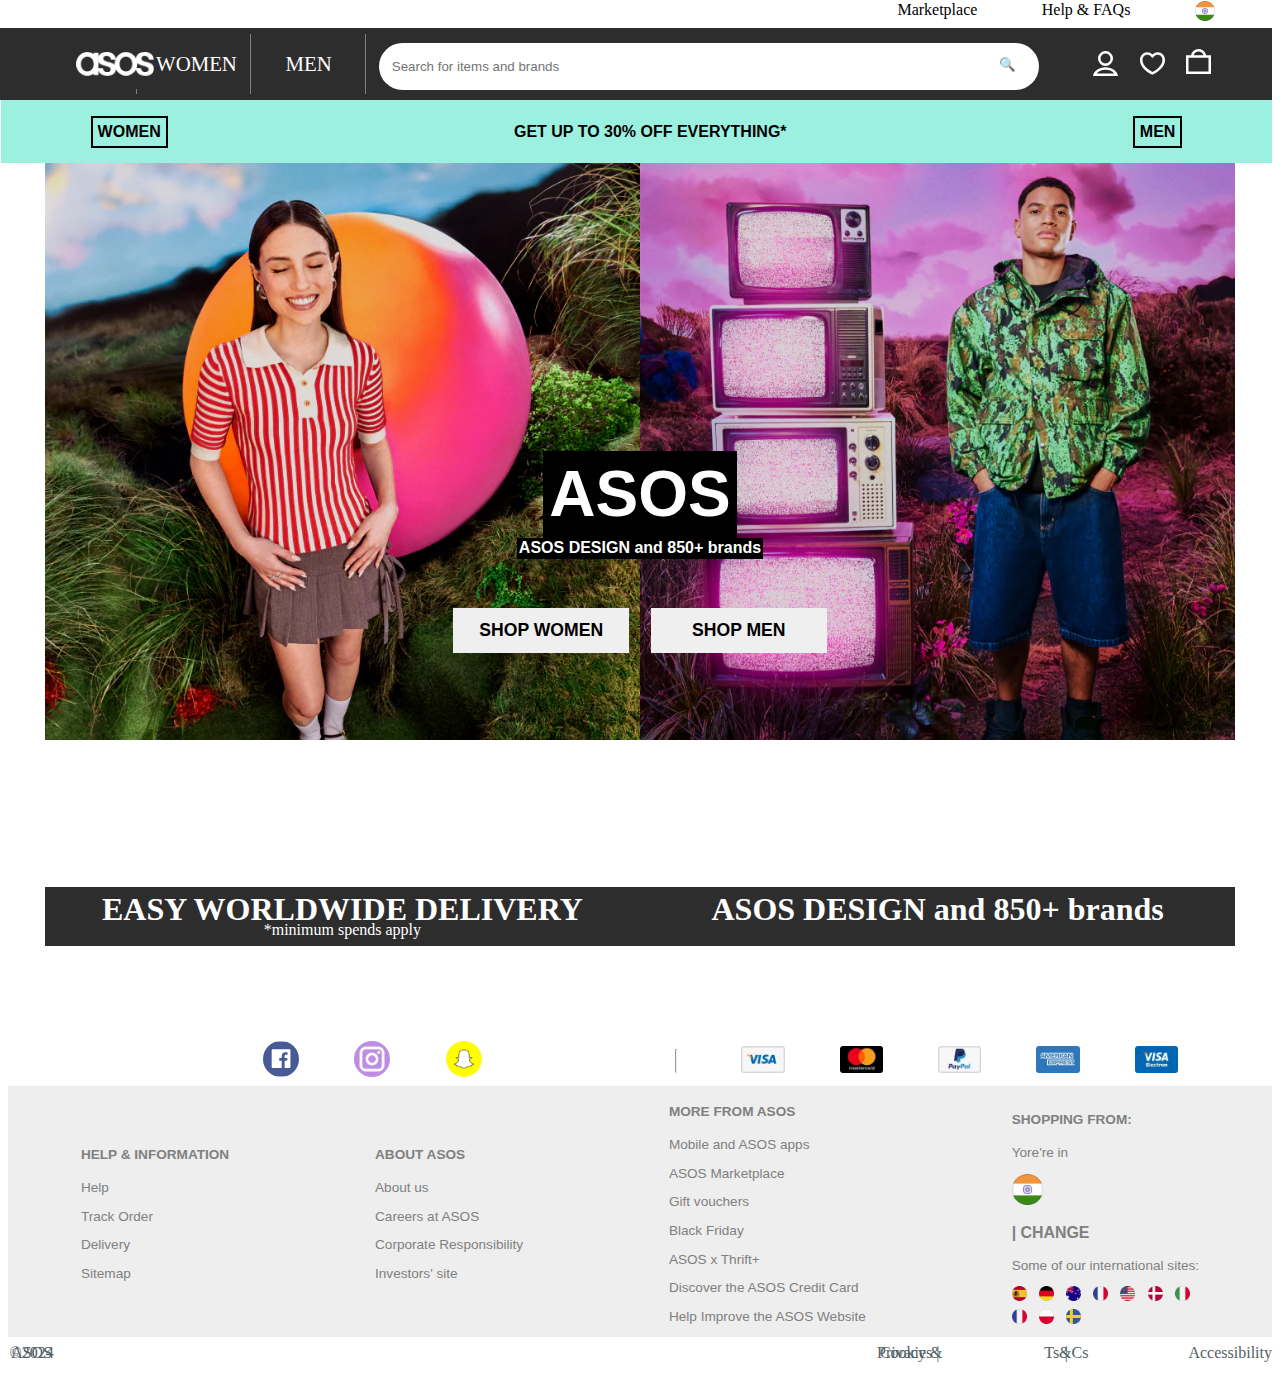
<file: ASOS.COM/index.html>
<!DOCTYPE html>
<html lang="en">
  <head>
    <meta charset="UTF-8" />
    <meta name="viewport" content="width=device-width, initial-scale=1.0" />
    <title>ASOS | Online Shopping for the Latest Clothes & Fashion</title>
    <link rel="icon" type="image/png" sizes="32x32" href="asos icon.png" />
    <link rel="stylesheet" href="index.css" />
  </head>
  <body>
    <section id="top">
      <!-- To append with import export -->
    </section>

    <section id="navbar"><!-- To append with import export --></section>

    <section id="thirtyoff">
      <div>WOMEN</div>
      <div>
        <p>GET UP TO 30% OFF EVERYTHING*</p>
      </div>
      <div>MEN</div>
    </section>

    <section class="container">
      <div id="container-middle">
        <div id="mid-top">
          <div>ASOS</div>
          <div>ASOS DESIGN and 850+ brands</div>
        </div>

        <div id="mid-bottom">
          <button>SHOP WOMEN</button>
          <button>SHOP MEN</button>
        </div>
      </div>

      <div id="container-bottom">
        <div>
          <h1>EASY WORLDWIDE DELIVERY</h1>
          <p>*minimum spends apply</p>
        </div>

        <div>
          <h1>ASOS DESIGN and 850+ brands</h1>
        </div>
      </div>
    </section>

    <section id="social-payment"><!-- To append with import export --></section>

    <section id="bottom"><!-- To append with import export --></section>

    <section id="footer"><!-- To append with import export --></section>
  </body>
  <script type="module" src="index.js"></script>
</html>
</file>
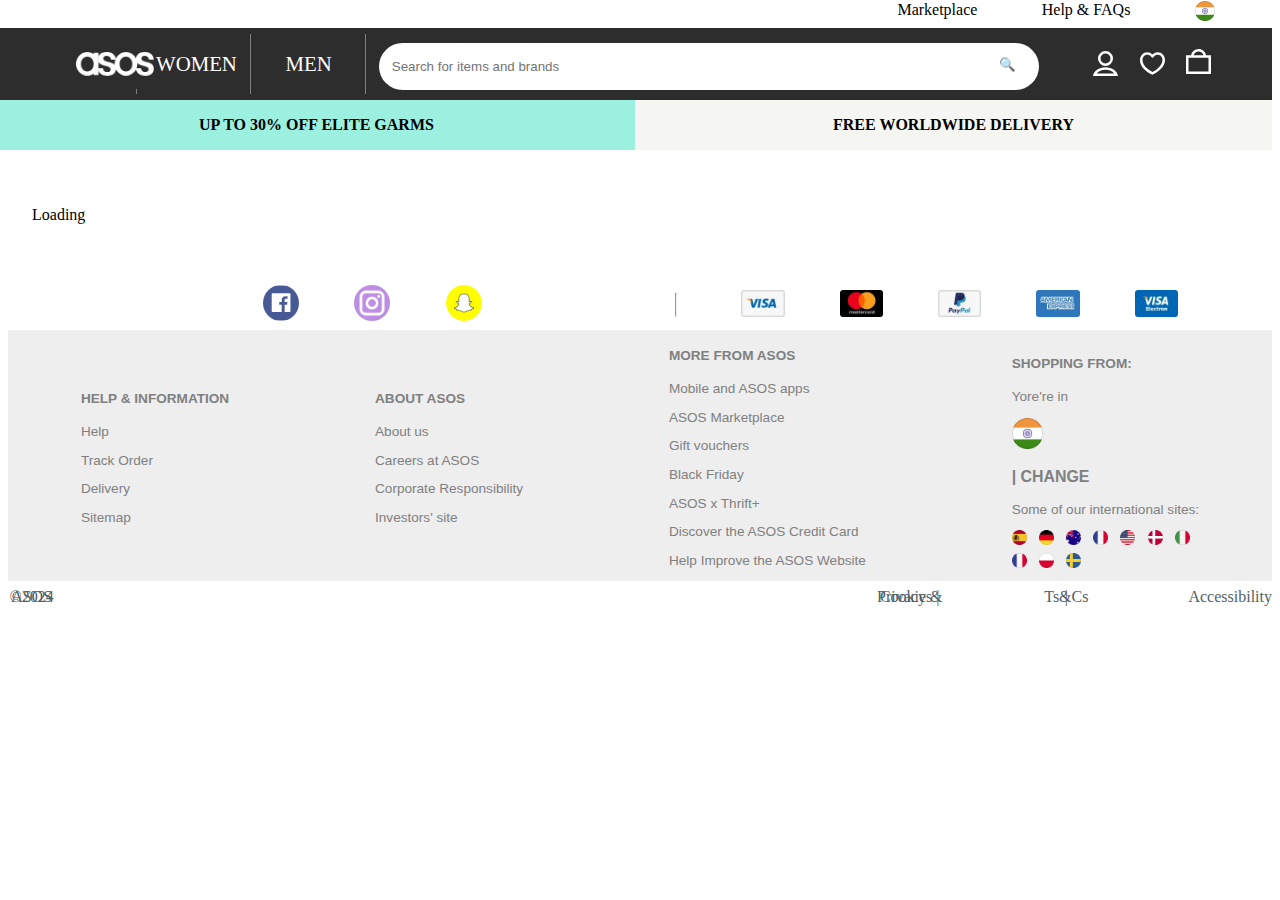
<file: ASOS.COM/All-products.html>
<!DOCTYPE html>
<html lang="en">
<head>
    <meta charset="UTF-8">
    <meta name="viewport" content="width=device-width, initial-scale=1.0">
    <title id="headText">All products</title>
    <link rel="icon" type="image/png" sizes="32x32" href="asos icon.png" />
    <link rel="stylesheet" href="All-products.css">
</head>
<body>
    <section id="top"><!-- To append with import export --></section>
  
    <section id="navbar"><!-- To append with import export --></section>

    <section id="category"><!-- To append with import export --></section>

    <section id="elite-delivery"><!-- To append with import export --></section>
    <!-- <section id="sortsection"></section> -->
    <section id="products-section"> Loading <!-- To append with import export --></section>
    <section id="viewed"></section>
    
    <section id="social-payment"> <!-- To append with import export --></section>
    <section id="bottom">        <!-- To append with import export --></section>
    <section id="footer">        <!-- To append with import export --></section>
</body>
<script type="module" src="All-products.js"></script>
</html>
</file>
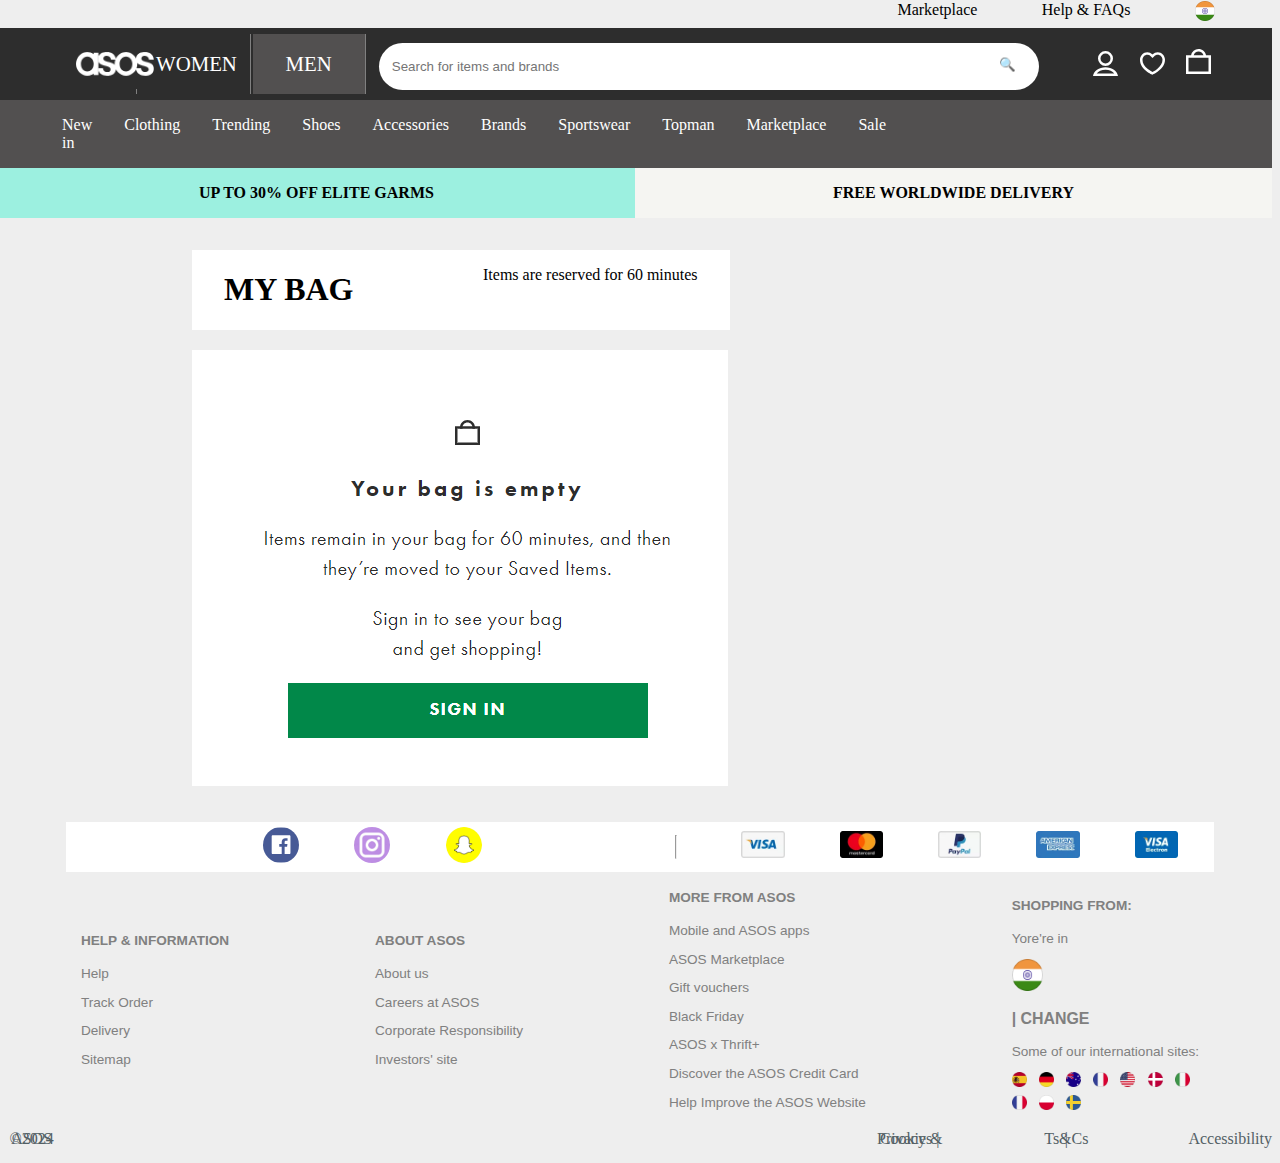
<file: ASOS.COM/bag.html>
<!DOCTYPE html>
<html lang="en">
<head>
    <meta charset="UTF-8">
    <meta name="viewport" content="width=device-width, initial-scale=1.0">
    <title>Bag</title>
    <link rel="icon" type="image/png" sizes="32x32" href="asos icon.png" />
    <link rel="stylesheet" href="bag.css">
</head>
<body>
    
    <section id="top"><!-- To append with import export --></section>

    <section id="navbar"><!-- To append with import export --></section>

    <section id="category"><!-- To append with import export --></section>

    <section id="elite-delivery"><!-- To append with import export --></section>


<section id="container">
    <div id="leftside">
        <div id="my-bag">
            <h1>MY BAG</h1>
            <p>Items are reserved for 60 minutes</p>
        </div>

        <div id="appendSection">
            <img id="emptyBag" src="index images/no-user-blank-cart.png" alt="">
            <!-- <div class="products">
                <div class="image">
                    <img src="https://images.asos-media.com/products/barbour-ashby-wax-jacket-in-navy/204617433-1-navy" alt="">
                </div>
                <div class="details">
                    <div class="price-cross-title">
                        <div><p>£229.00</p>
                        <p>Barbour Ashby wax jacket in navy</p>
                    </div>
                        <h1>×</h1>
                    </div>    
                        
                        <div class="variant">
                            <p class="color">Navy</p>
                            <select name="" class="">
                                <option value="">XS</option>
                                <option value="">S</option>
                                <option value="">M</option>
                                <option value="">L</option>
                                <option value="">XL</option>
                                <option value="">2XL</option>
                            </select>
                            <select  name="" class="">
                                <option value="">1</option>
                                <option value="">2</option>
                                <option value="">3</option>
                                <option value="">4</option>
                                <option value="">5</option>
                                <option value="">6</option>
                                <option value="">7</option>
                                <option value="">8</option>
                                <option value="">9</option>
                                <option value="">10</option>
                            </select>
                        </div>
                        <div class="save-for-later">
                            <div class="heart"></div>
                            <p>Save for later</p>
                        </div>
                    <hr>
                </div>
                
            </div> -->

        </div>

    </div>
    <div id="rightside">
        <h1>TOTAL</h1>
        <hr>
        <div id="sub-total">
            <h3>Sub-total</h3>
            <h3 id="total">£00.00</h3>
        </div>
        <div id="delivery">
            <h3>Delivery</h3>
            <p>i</p>
        </div>
        <select name="" id="">
            <option value="">Standard Delivery (free)</option>
        </select>
        <div id="checkout"><p>CHECKOUT</p></div>
        <div id="we-accept">
            <p>WE ACCEPT:</p>
            <div>
                <img src="index images/visa-png.webp" alt="visa-png">
                <img src="index images/mastercard-png.webp" alt="mastercard-png">
                <img src="index images/pay-pal-png.webp" alt="pay-pal-png">
                <img src="index images/american-express-png.webp" alt="american-express-png">
                <img src="index images/visa-electron-png.webp" alt="visa-electron-png">
            </div>
            <p>Got a discount code? Add it in the next step.</p>
            
        </div>
    </div>
</section>




    <section id="social-payment"><!-- To append with import export --></section>
    <section id="bottom"><!-- To append with import export --></section>
    <section id="footer"><!-- To append with import export --></section>
</body>
<script type="module" src="bag.js"></script>
</html>
</file>
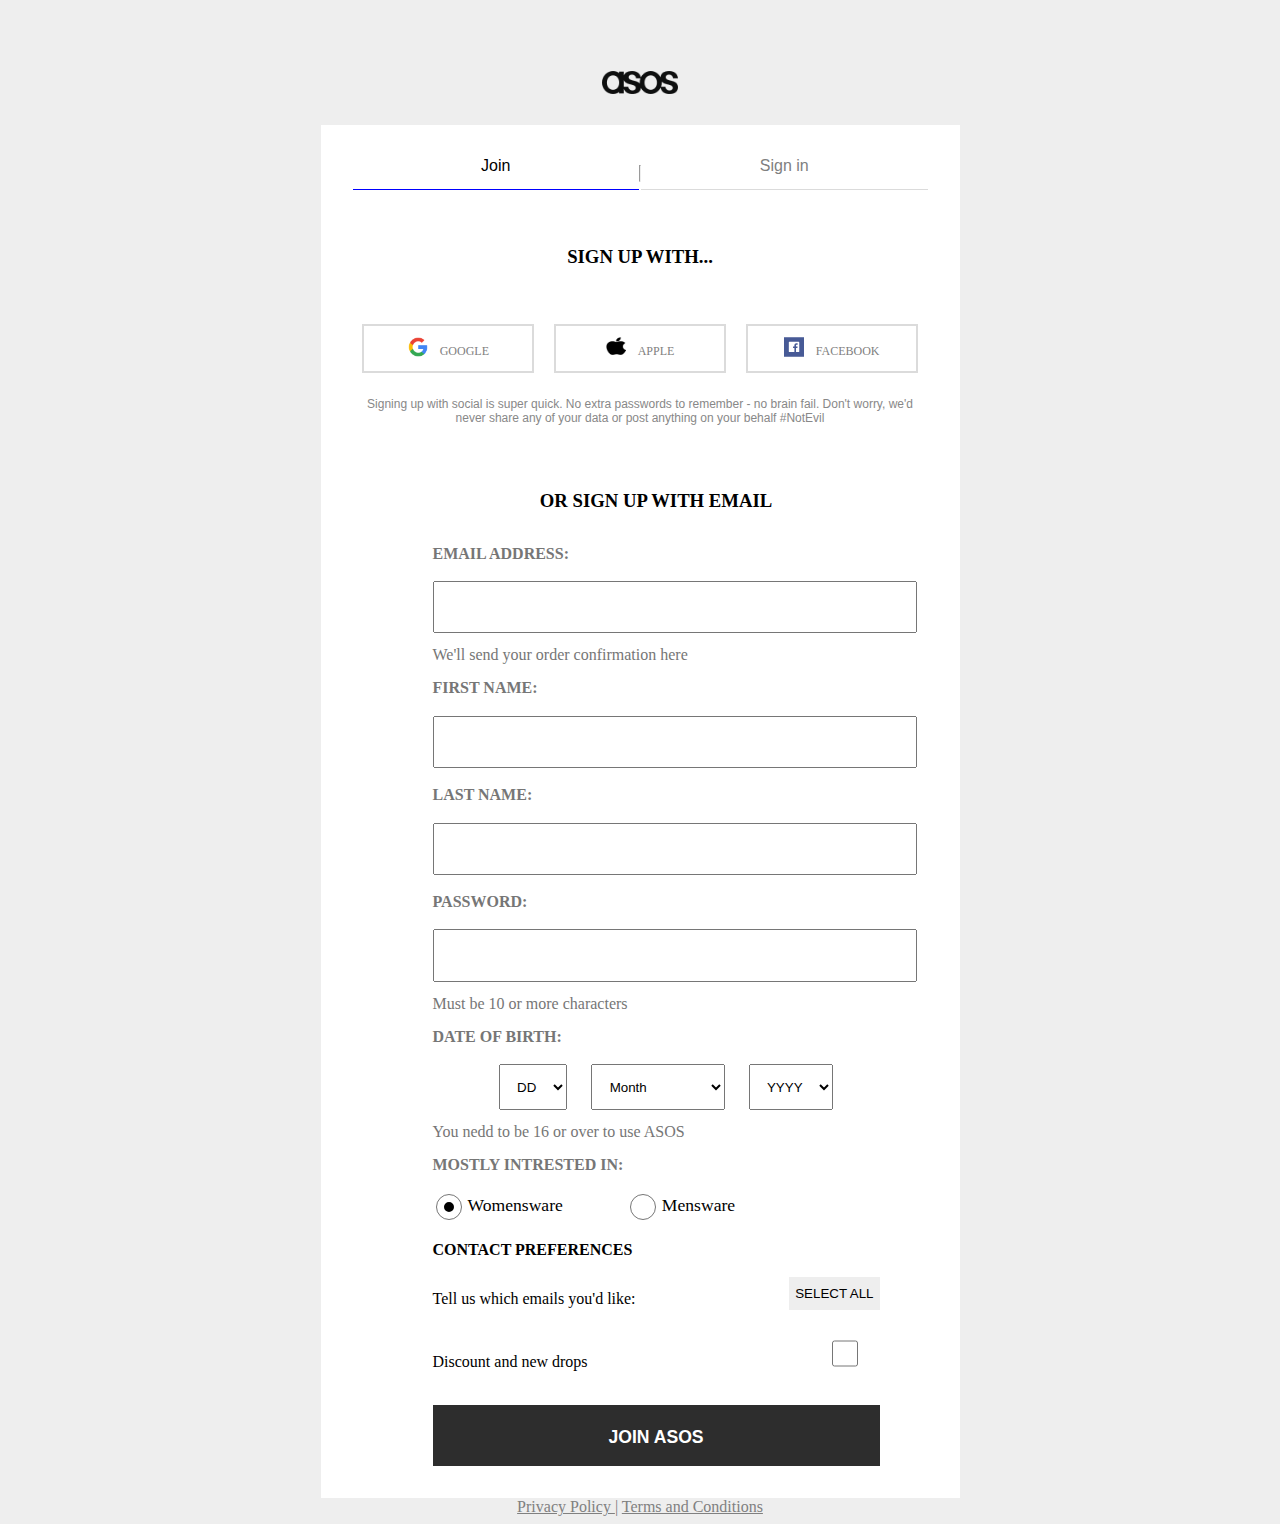
<file: ASOS.COM/join.html>
<!DOCTYPE html>
<html lang="en">
  <head>
    <meta charset="UTF-8" />
    <meta name="viewport" content="width=device-width, initial-scale=1.0" />
    <title>ASOS | Join ASOS</title>
    <link rel="icon" type="image/png" sizes="32x32" href="asos icon.png" />
    <link rel="stylesheet" href="join.css" />
  </head>
  <body>
    <secction id="logo">
      <img src="Join-images/asos-logo-2022-93x28.png" alt="" />
    </secction>

    <section id="container">
      <div id="join-signin">
        <div>Join</div>
        <hr />
        <div><a href="Sign-in.html">Sign in</a></div>
      </div>

      <div id="sign-up-with">
        <h3>SIGN UP WITH...</h3>
        <div id="three-icons">
          <div>
            <img src="Join-images/google.png" alt="google" />
            <p>GOOGLE</p>
          </div>
          <div>
            <img
              src="Join-images/Apple_logo_black.svg.png"
              alt="Apple_logo_black"
            />
            <p>APPLE</p>
          </div>
          <div>
            <img src="Join-images/facebook icon.svg" alt="facebook" />
            <p>FACEBOOK</p>
          </div>
        </div>
        <p>
          Signing up with social is super quick. No extra passwords to remember
          - no brain fail. Don't worry, we'd never share any of your data or
          post anything on your behalf #NotEvil
        </p>
      </div>

      <div id="signup-with-email">
    <form id="form">
    <h3>OR SIGN UP WITH EMAIL</h3>
    <h4>EMAIL ADDRESS:</h4>
    <input type="text" name="" id="email" required />
    <p>We'll send your order confirmation here</p>
    <h4>FIRST NAME:</h4>
    <input type="text" name="" id="firstName" required/>
    <h4>LAST NAME:</h4>
    <input type="text" name="" id="lastName" required/>
    <h4>PASSWORD:</h4>
    <input type="password" minlength="10" name="" id="password" required/>
    <p>Must be 10 or more characters</p>
    <h4>DATE OF BIRTH:</h4>
    <div id="dob">
      <select name="DD" id="dd" required>
        <option selected="selected" value="">DD</option>
        <option value="1">1</option>
        <option value="2">2</option>
        <option value="3">3</option>
        <option value="4">4</option>
        <option value="5">5</option>
        <option value="6">6</option>
        <option value="7">7</option>
        <option value="8">8</option>
        <option value="9">9</option>
        <option value="10">10</option>
        <option value="11">11</option>
        <option value="12">12</option>
        <option value="13">13</option>
        <option value="14">14</option>
        <option value="15">15</option>
        <option value="16">16</option>
        <option value="17">17</option>
        <option value="18">18</option>
        <option value="19">19</option>
        <option value="20">20</option>
        <option value="21">21</option>
        <option value="22">22</option>
        <option value="23">23</option>
        <option value="24">24</option>
        <option value="25">25</option>
        <option value="26">26</option>
        <option value="27">27</option>
        <option value="28">28</option>
        <option value="29">29</option>
        <option value="30">30</option>
        <option value="31">31</option>
      </select>

      <select name="" id="mm" required>

        <option selected="selected" value="">Month</option>
        <option value="1">January</option>
        <option value="2">February</option>
        <option value="3">March</option>
        <option value="4">April</option>
        <option value="5">May</option>
        <option value="6">June</option>
        <option value="7">July</option>
        <option value="8">August</option>
        <option value="9">September</option>
        <option value="10">October</option>
        <option value="11">November</option>
        <option value="12">December</option>
      </select>

      <select name="" id="yyyy" required>
        <option selected="selected" value="">YYYY</option>
        <option value="2008">2008</option>
        <option value="2007">2007</option>
        <option value="2006">2006</option>
        <option value="2005">2005</option>
        <option value="2004">2004</option>
        <option value="2003">2003</option>
        <option value="2002">2002</option>
        <option value="2001">2001</option>
        <option value="2000">2000</option>
        <option value="1999">1999</option>
        <option value="1998">1998</option>
        <option value="1997">1997</option>
        <option value="1996">1996</option>
        <option value="1995">1995</option>
        <option value="1994">1994</option>
        <option value="1993">1993</option>
        <option value="1992">1992</option>
        <option value="1991">1991</option>
        <option value="1990">1990</option>
        <option value="1989">1989</option>
        <option value="1988">1988</option>
        <option value="1987">1987</option>
        <option value="1986">1986</option>
        <option value="1985">1985</option>
        <option value="1984">1984</option>
        <option value="1983">1983</option>
        <option value="1982">1982</option>
        <option value="1981">1981</option>
        <option value="1980">1980</option>
        <option value="1979">1979</option>
        <option value="1978">1978</option>
        <option value="1977">1977</option>
        <option value="1976">1976</option>
        <option value="1975">1975</option>
        <option value="1974">1974</option>
        <option value="1973">1973</option>
        <option value="1972">1972</option>
        <option value="1971">1971</option>
        <option value="1970">1970</option>
        <option value="1969">1969</option>
        <option value="1968">1968</option>
        <option value="1967">1967</option>
        <option value="1966">1966</option>
        <option value="1965">1965</option>
        <option value="1964">1964</option>
        <option value="1963">1963</option>
        <option value="1962">1962</option>
        <option value="1961">1961</option>
        <option value="1960">1960</option>
        <option value="1959">1959</option>
        <option value="1958">1958</option>
        <option value="1957">1957</option>
        <option value="1956">1956</option>
        <option value="1955">1955</option>
        <option value="1954">1954</option>
        <option value="1953">1953</option>
        <option value="1952">1952</option>
        <option value="1951">1951</option>
        <option value="1950">1950</option>
        <option value="1949">1949</option>
        <option value="1948">1948</option>
        <option value="1947">1947</option>
        <option value="1946">1946</option>
        <option value="1945">1945</option>
        <option value="1944">1944</option>
        <option value="1943">1943</option>
        <option value="1942">1942</option>
        <option value="1941">1941</option>
        <option value="1940">1940</option>
        <option value="1939">1939</option>
        <option value="1938">1938</option>
        <option value="1937">1937</option>
        <option value="1936">1936</option>
        <option value="1935">1935</option>
        <option value="1934">1934</option>
        <option value="1933">1933</option>
        <option value="1932">1932</option>
        <option value="1931">1931</option>
        <option value="1930">1930</option>
        <option value="1929">1929</option>
        <option value="1928">1928</option>
        <option value="1927">1927</option>
        <option value="1926">1926</option>
        <option value="1925">1925</option>
        <option value="1924">1924</option>
        <option value="1923">1923</option>
        <option value="1922">1922</option>
        <option value="1921">1921</option>
        <option value="1920">1920</option>
        <option value="1919">1919</option>
        <option value="1918">1918</option>
        <option value="1917">1917</option>
        <option value="1916">1916</option>
        <option value="1915">1915</option>
        <option value="1914">1914</option>
        <option value="1913">1913</option>
        <option value="1912">1912</option>
        <option value="1911">1911</option>
        <option value="1910">1910</option>
        <option value="1909">1909</option>
        <option value="1908">1908</option>
        <option value="1907">1907</option>
        <option value="1906">1906</option>
        <option value="1905">1905</option>
        <option value="1904">1904</option>
        <option value="1903">1903</option>
        <option value="1902">1902</option>
        <option value="1901">1901</option>
        <option value="1900">1900</option>
      </select>
    </div>
    <p>You nedd to be 16 or over to use ASOS</p>
    <h4>MOSTLY INTRESTED IN:</h4>
    <div id="checkboxes">
      <div>
        <input type="checkbox" name="women"  id="intrest-Women" checked="true"/>
        <label for="women">Womensware</label>
      </div>
      <div>
        <input type="checkbox"  name="men" id="intrest-Men"/>
        <label for="men">Mensware</label>
      </div>
    </div>

    <div id="consent-div">
      <h4>CONTACT PREFERENCES</h4>
      <div>
        <p>Tell us which emails you'd like:</p>
        <button>SELECT ALL</button>
      </div>
      <label for="discount">Discount and new drops</label>
      <input type="checkbox" name="discount" id="consent" />
    </div>
    <input id="join-button" type="submit" value="JOIN ASOS">
</form>
      </div>

      <!-- <button id="join-button">JOIN ASOS</button> -->
    </section>

    <section id="TandC">
      
        <div><a href="">Privacy Policy </a> | <a href=""> Terms and Conditions</a></div>
        
    </section>
  </body>
  <script type="module" src="join.js"></script>
</html>
</file>
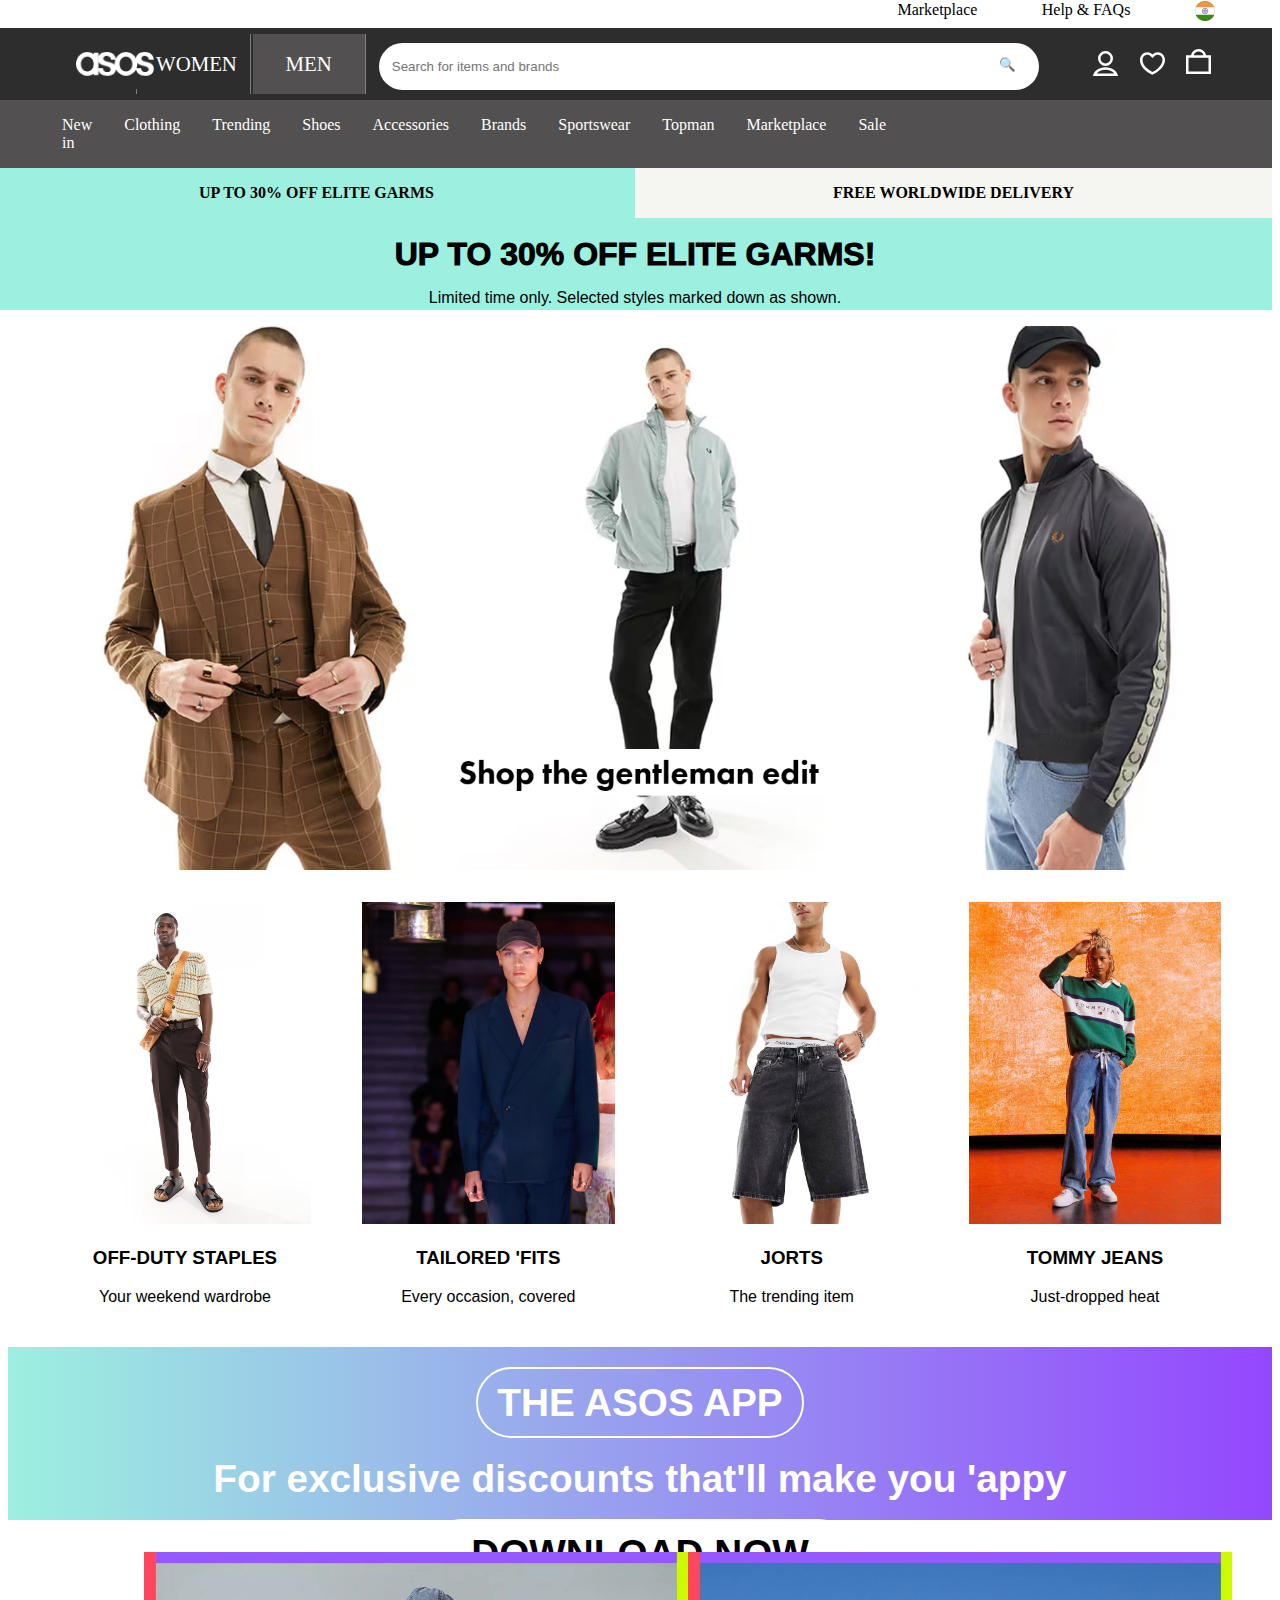
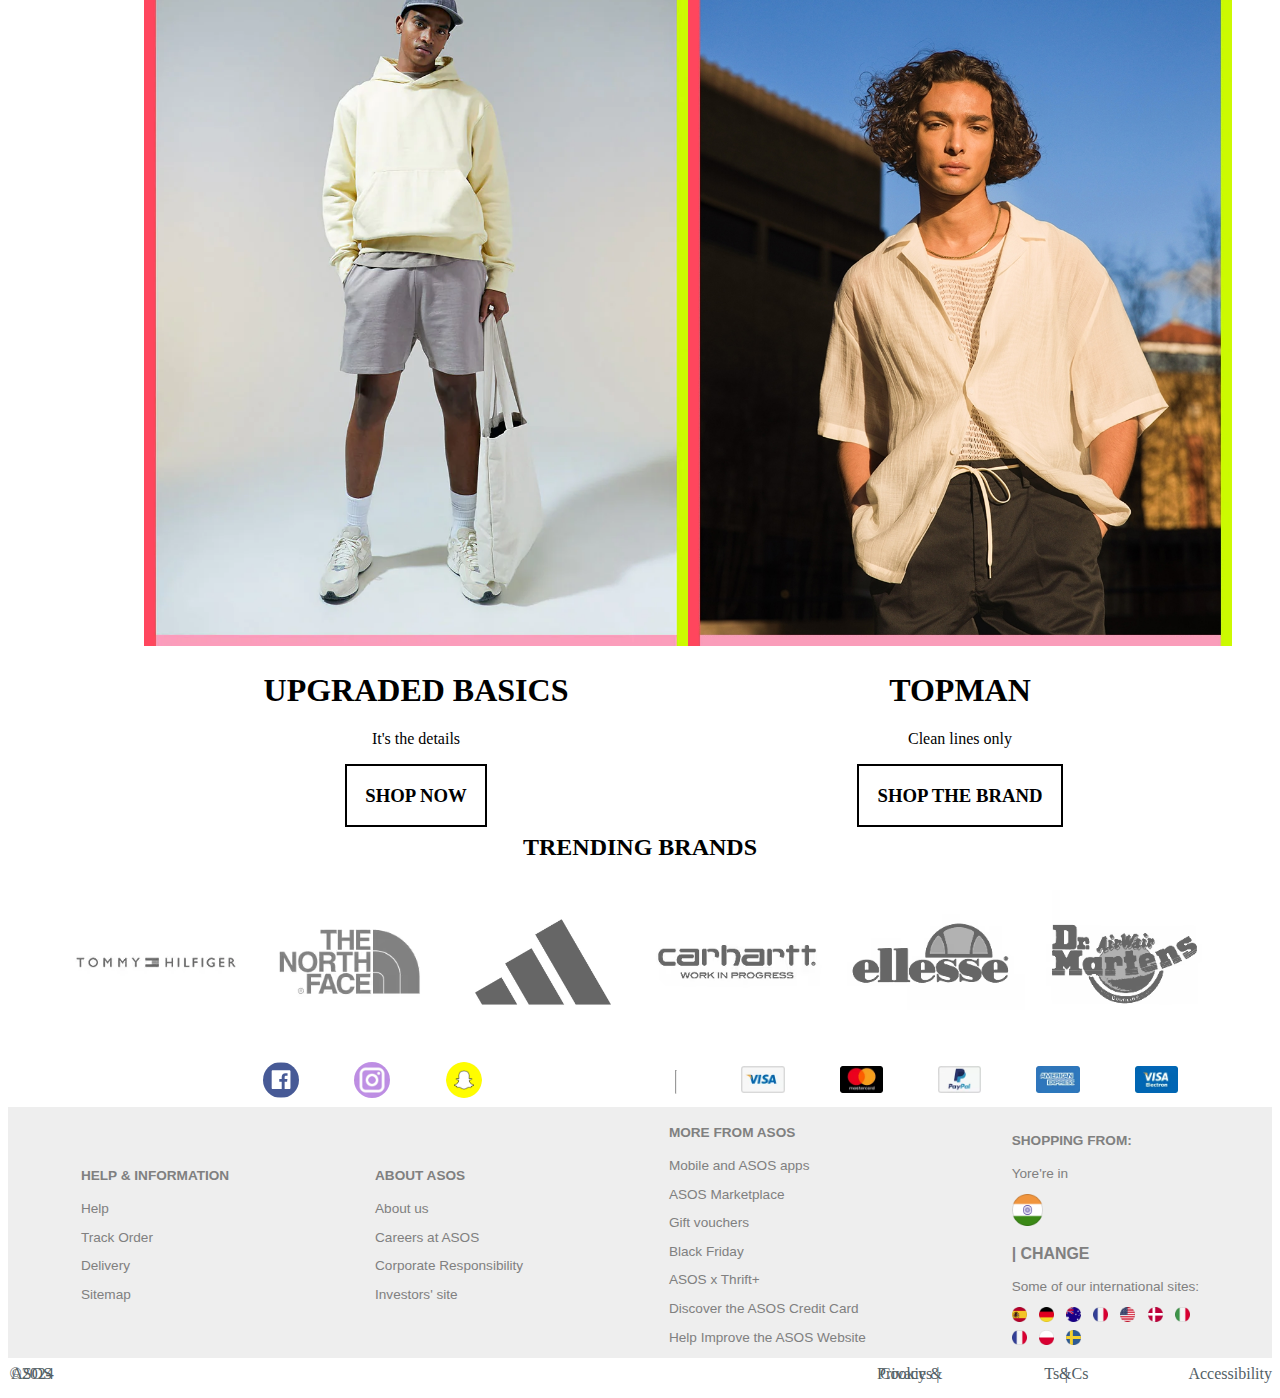
<file: ASOS.COM/MEN.html>
<!DOCTYPE html>
<html lang="en">
<head>
    <meta charset="UTF-8">
    <meta name="viewport" content="width=device-width, initial-scale=1.0">
    <title>Men's Clothes | Shop for Men's Fashion | ASOS</title>
    <link rel="icon" type="image/png" sizes="32x32" href="asos icon.png" />
    <link rel="stylesheet" href="MEN.css">
</head>
<body>
    <section id="top"><!-- To append with import export --></section>
  
      <section id="navbar"><!-- To append with import export --></section>

      <section id="category"><!-- To append with import export --></section>

      <section id="elite-delivery"><!-- To append with import export --></section>

      <section id="thirtyoff"><!-- To append with import export --></section>

      <section id="containerOne"><!-- only background image --></section>

      
      <section id="containerTwo">
        <div>
          <img src="MEN_images/containerTwoImage1.avif" alt="">
          <h3>OFF-DUTY STAPLES</h3>
          <p>Your weekend wardrobe</p>
        </div>

        
        <div>
          <img src="MEN_images/containerTwoImage2.avif.webp" alt="">
          <h3>TAILORED 'FITS</h3>
          <p>Every occasion, covered</p>
        </div>

        <div>
          <img src="MEN_images/containerTwoImage3.avif.webp" alt="">
          <h3>JORTS</h3>
          <p>The trending item</p>
        </div>

        <div>
          <img src="MEN_images/containerTwoImage4.avif.webp" alt="">
          <h3>TOMMY JEANS</h3>
          <p>Just-dropped heat</p>
        </div>


      </section>

      <section id="containerThree">
        <div>
          <h1>THE ASOS APP</h1>
          <h1>For exclusive discounts that'll make you 'appy</h1>
          <h1>DOWNLOAD NOW</h1>
        </div>
      </section>

      <section id="containerFour">
        
          <div>
          <img src="MEN_images/containerFourImage1.webp" alt="">
          <h1>UPGRADED BASICS</h1>
          <p>It's the details</p>
          <h3 class="shop">SHOP NOW</h3>
        </div>
        
        
          
          <div>
          <img src="MEN_images/containerFourImage2.jpg" alt="">
          <h1>TOPMAN</h1>
          <p>Clean lines only</p>
          <h3 class="shop">SHOP THE BRAND</h3>
        </div>
      
      </section>

      <section id="trendingBrands">
        <h2>TRENDING BRANDS</h2>
        <div class="imageDiv">
<img id="brands" src="MEN_images/tommyHilfiger.webp" alt="">
<img id="brands" src="MEN_images/north-face.avif" alt="">
<img id="brands" src="MEN_images/adidas.avif" alt="">
<img id="brands" src="MEN_images/carhartt.avif" alt="">
<img id="brands" src="MEN_images/ellesse.avif" alt="">
<img id="brands" src="MEN_images/dr-martens.avif" alt="">
        </div>
      </section>

      <section id="social-payment"> <!-- To append with import export --></section>
      <section id="bottom">        <!-- To append with import export --></section>
      <section id="footer">        <!-- To append with import export --></section>
</body>
<script type="module" src="MEN.js"></script>
</html>
</file>
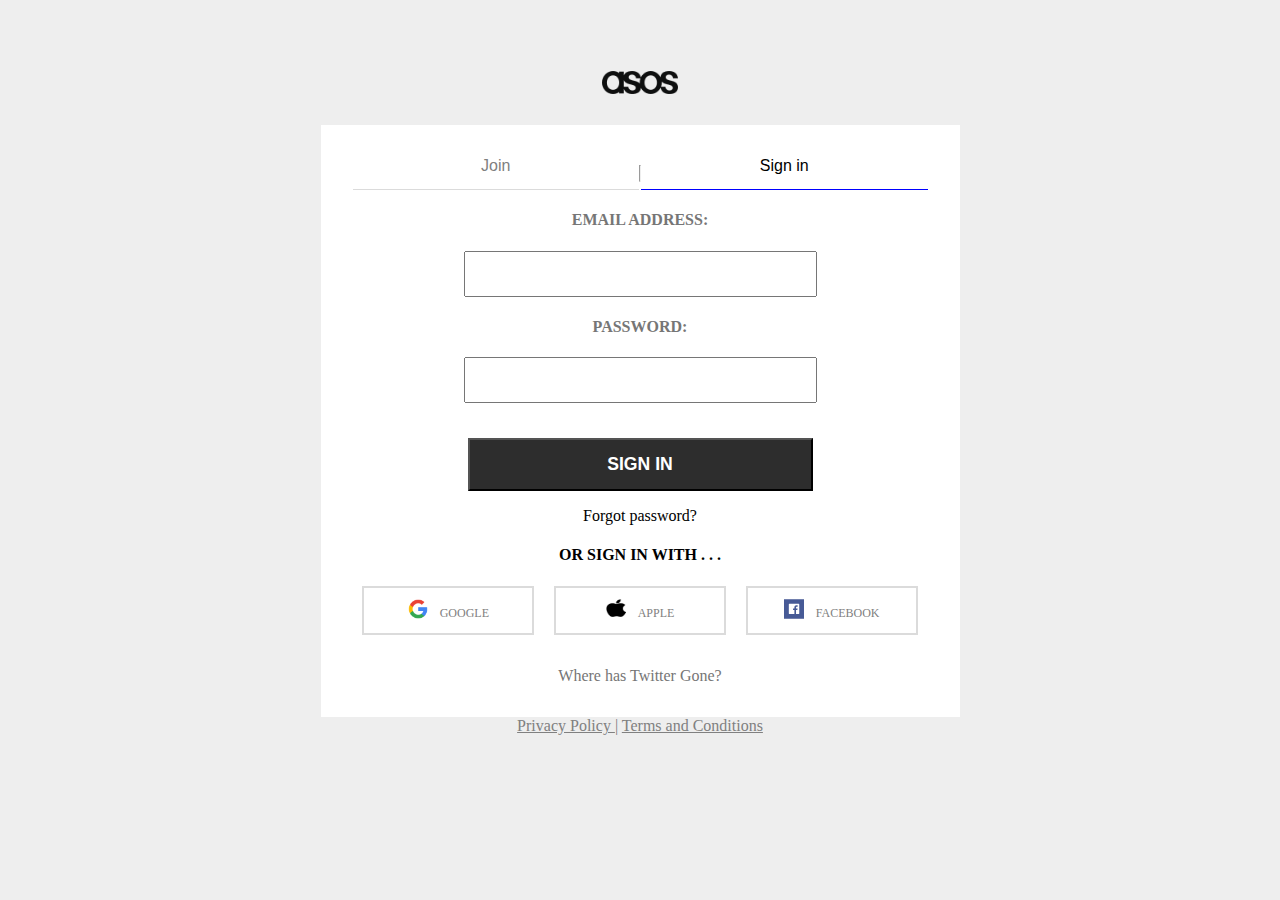
<file: ASOS.COM/Sign-in.html>
<!DOCTYPE html>
<html lang="en">
<head>
    <meta charset="UTF-8">
    <meta name="viewport" content="width=device-width, initial-scale=1.0">
    <title>ASOS | Sign in</title>
    <link rel="icon" type="image/png" sizes="32x32" href="asos icon.png" />
    <link rel="stylesheet" href="Sign-in.css">
</head>
<body>
    <secction id="logo">
        <img src="Join-images/asos-logo-2022-93x28.png" alt="" />
      </secction> 

      <section id="container">
        <div id="join-signin">
            <div><a href="join.html">Join</a></div>
            <hr />
            <div>Sign in</div>
          </div>

          <div id="credentials">
            <form action="" id="form">
                <h4>EMAIL ADDRESS:</h4>
                <input type="text" id="email" required>
                <h4>PASSWORD:</h4>
                <input type="password" id="password" minlength="10" required>

                <input id="signin-button" type="submit" value="SIGN IN">
                <p>Forgot password?</p>
            </form>
          </div>

          <div id="signin-with">
            <h4>OR SIGN IN WITH . . .</h4>
            <div id="three-icons">
                <div>
                  <img src="Join-images/google.png" alt="google" />
                  <p>GOOGLE</p>
                </div>
                <div>
                  <img
                    src="Join-images/Apple_logo_black.svg.png"
                    alt="Apple_logo_black"
                  />
                  <p>APPLE</p>
                </div>
                <div>
                  <img src="Join-images/facebook icon.svg" alt="facebook" />
                  <p>FACEBOOK</p>
                </div>
              </div>
              <a href="https://www.asos.com/customer-care/technical/im-having-trouble-signing-into-my-account/">Where has Twitter Gone?</a>
          </div>
      </section>

      <section id="TandC">
      
        <div><a href="">Privacy Policy </a> | <a href=""> Terms and Conditions</a></div>
        

    </section>
</body>
<script type="module" src="Sign-in.js"></script>
</html>
</file>
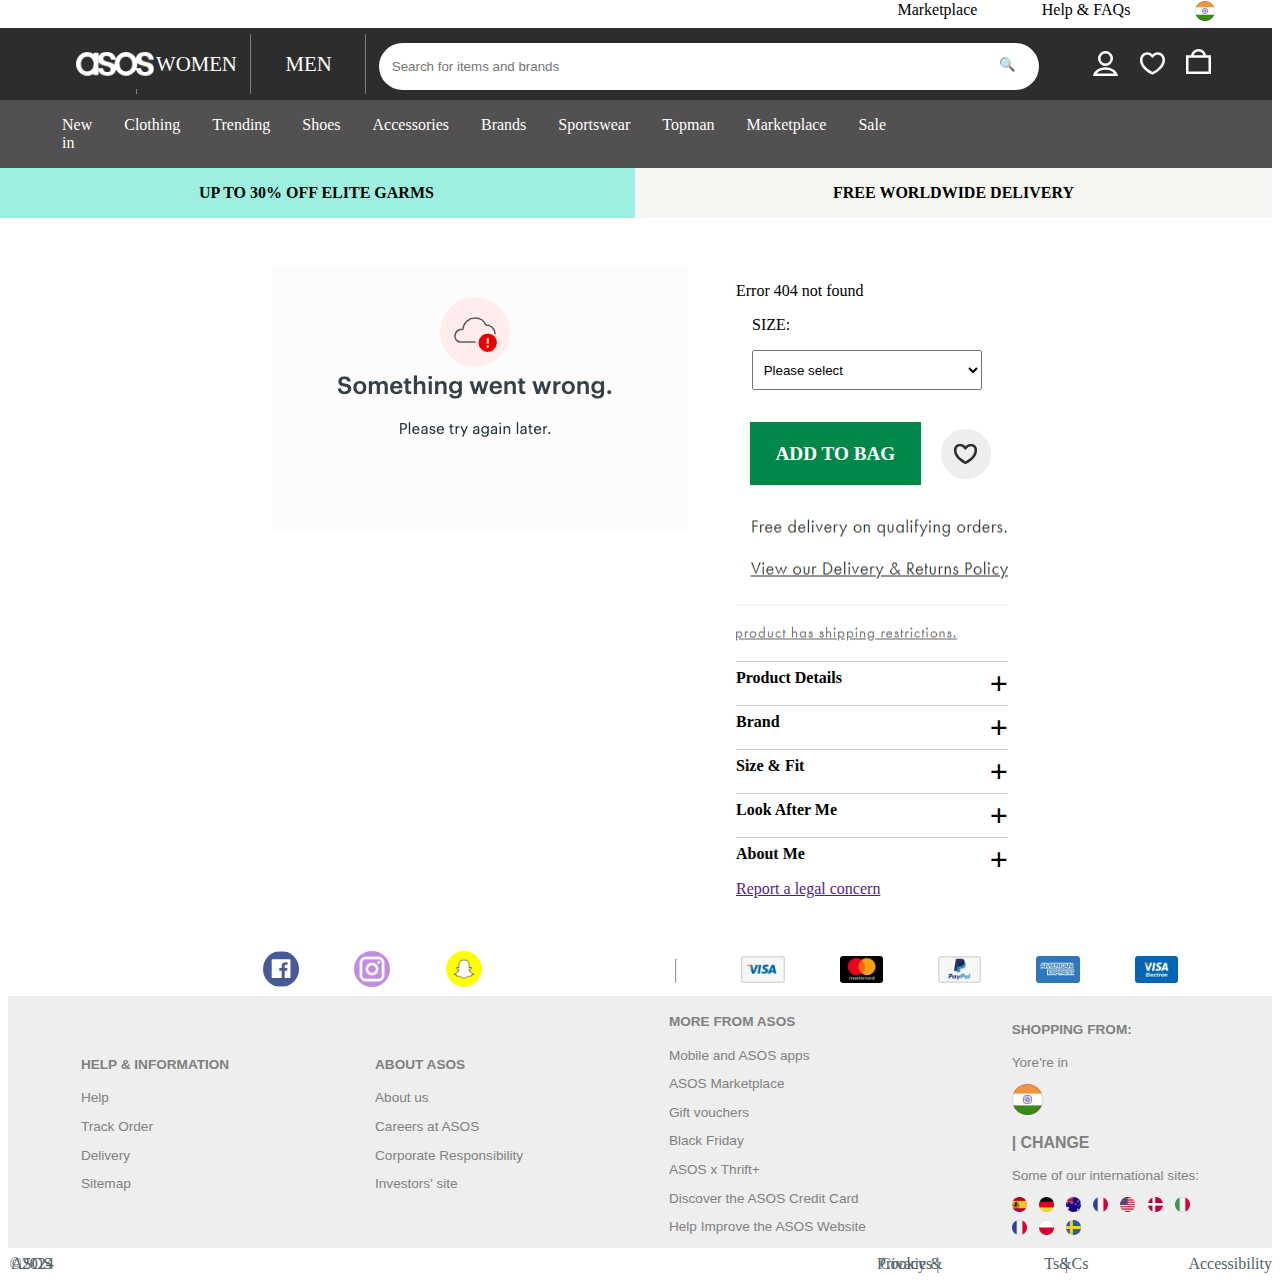
<file: ASOS.COM/single-product.html>
<!DOCTYPE html>
<html lang="en">
  <head>
    <meta charset="UTF-8" />
    <meta name="viewport" content="width=device-width, initial-scale=1.0" />
    <title id="headText">Single product</title>
    <link rel="icon" type="image/png" sizes="32x32" href="asos icon.png" />
    <link rel="stylesheet" href="single-product.css" />
  </head>
  <body>
    <section id="top"><!-- To append with import export --></section>

    <section id="navbar"><!-- To append with import export --></section>

    <section id="category"><!-- To append with import export --></section>

    <section id="elite-delivery"><!-- To append with import export --></section>

    <section id="main-product">
      <div id="full-image">
        <img
          id="image"
          src="index images/something went wrong.png"
          alt="Product Image"
        />
      </div>
      <div id="full-details">
        <p id="title">Error 404 not found</p>
        <p id="price"></p>
        <p id="color"></p>
        <div id="size-selector-div">
          <p>SIZE:</p>
          <select id="size-selector" required>
            <option value="">Please select</option>
            <option value="204617450" data-testid="size-0">Extra Small</option>
            <option value="204617453" data-testid="size-1">Small</option>
            <option value="204617452" data-testid="size-2">Medium</option>
            <option value="204617454" data-testid="size-3">Large</option>
            <option value="204617455" data-testid="size-4">Extra Large</option>
            <option value="204617456" data-testid="size-5">2X Large</option>
          </select>
        </div>
        <div id="addToBag-save">
          <div id="addToBag"><p>ADD TO BAG</p></div>
          <div id="save"></div>
        </div>
        <div id="delivery"><!-- Append background image only --></div>
        <div class="details">
          <p>Product Details</p>
          <h1>+</h1>
        </div>
        <div class="details">
          <p>Brand</p>
          <h1>+</h1>
        </div>
        <div class="details">
          <p>Size & Fit</p>
          <h1>+</h1>
        </div>
        <div class="details">
          <p>Look After Me</p>
          <h1>+</h1>
        </div>
        <div class="details">
          <p>About Me</p>
          <h1>+</h1>
        </div>
        <a href="">Report a legal concern</a>
      </div>
    </section>

    <section id="also-like"></section>

    <section id="social-payment"><!-- To append with import export --></section>
    <section id="bottom"><!-- To append with import export --></section>
    <section id="footer"><!-- To append with import export --></section>
  </body>
  <script type="module" src="single-product.js"></script>
</html>
</file>
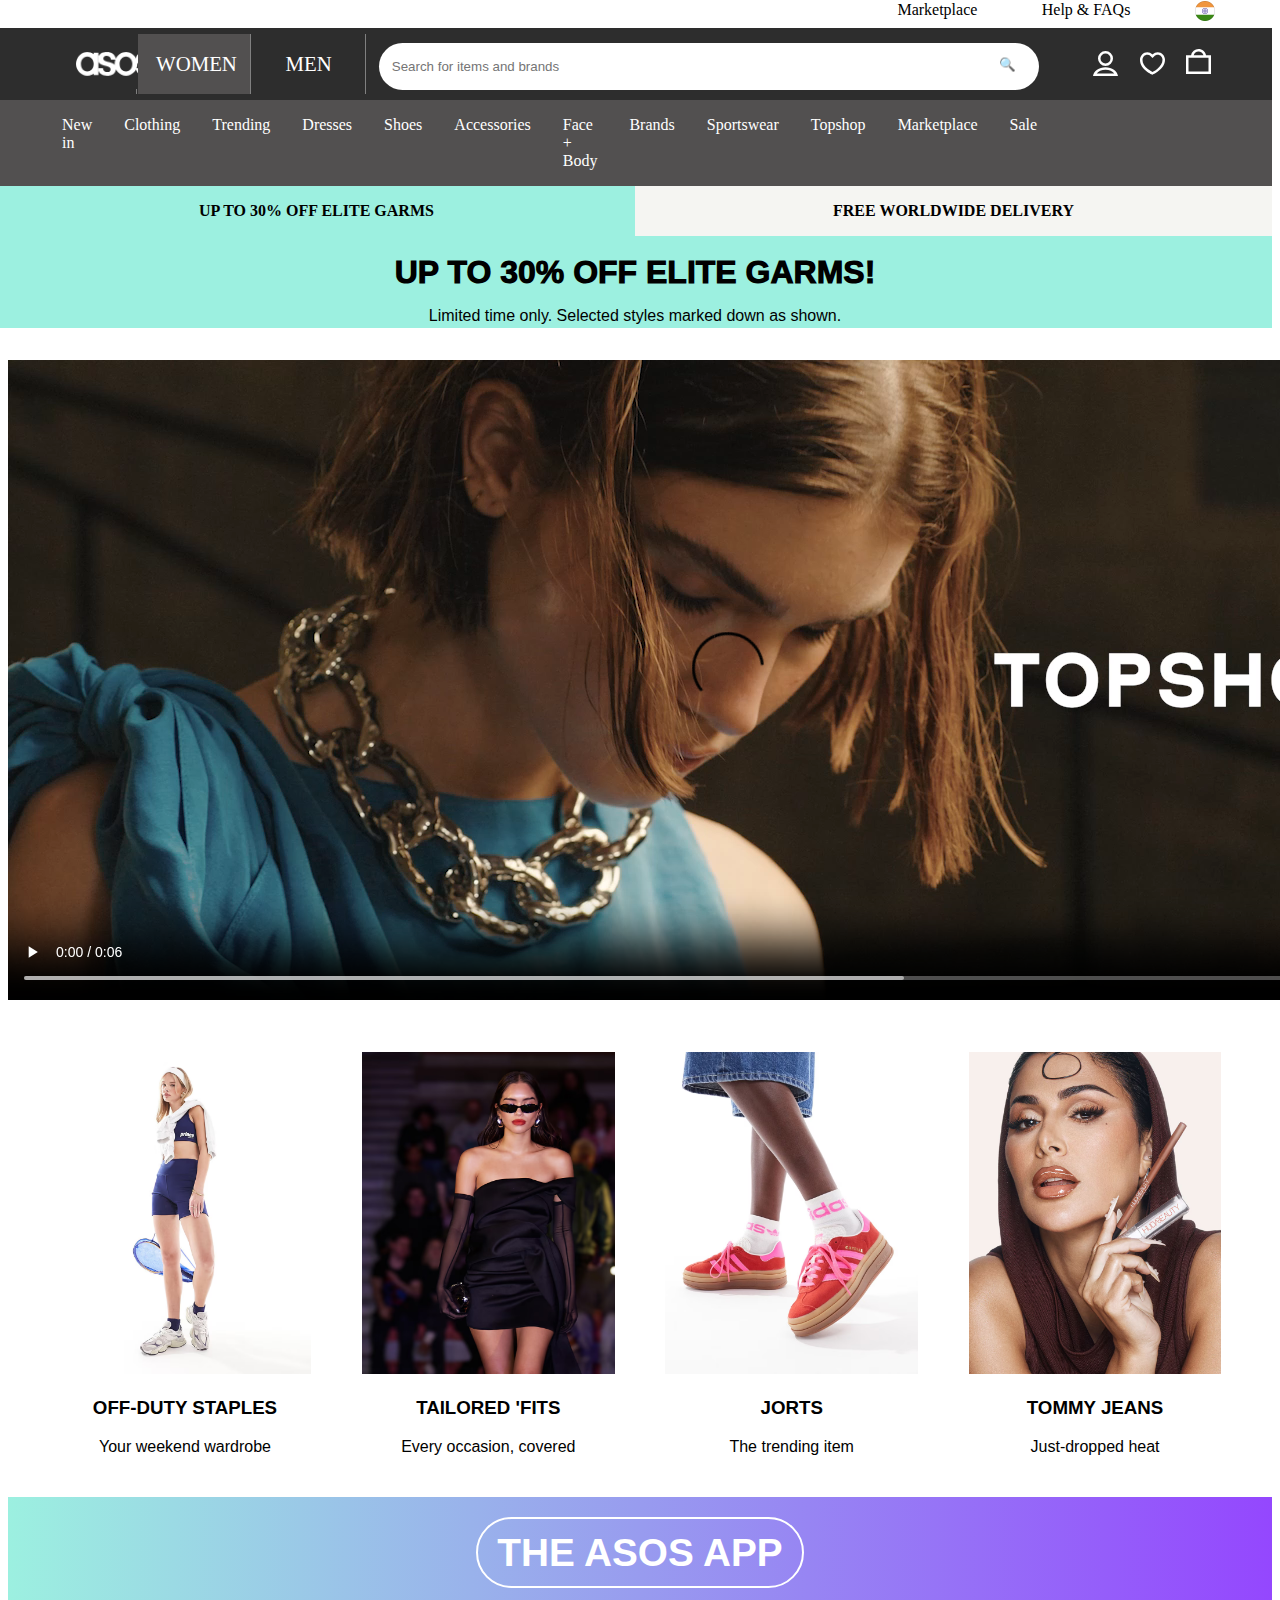
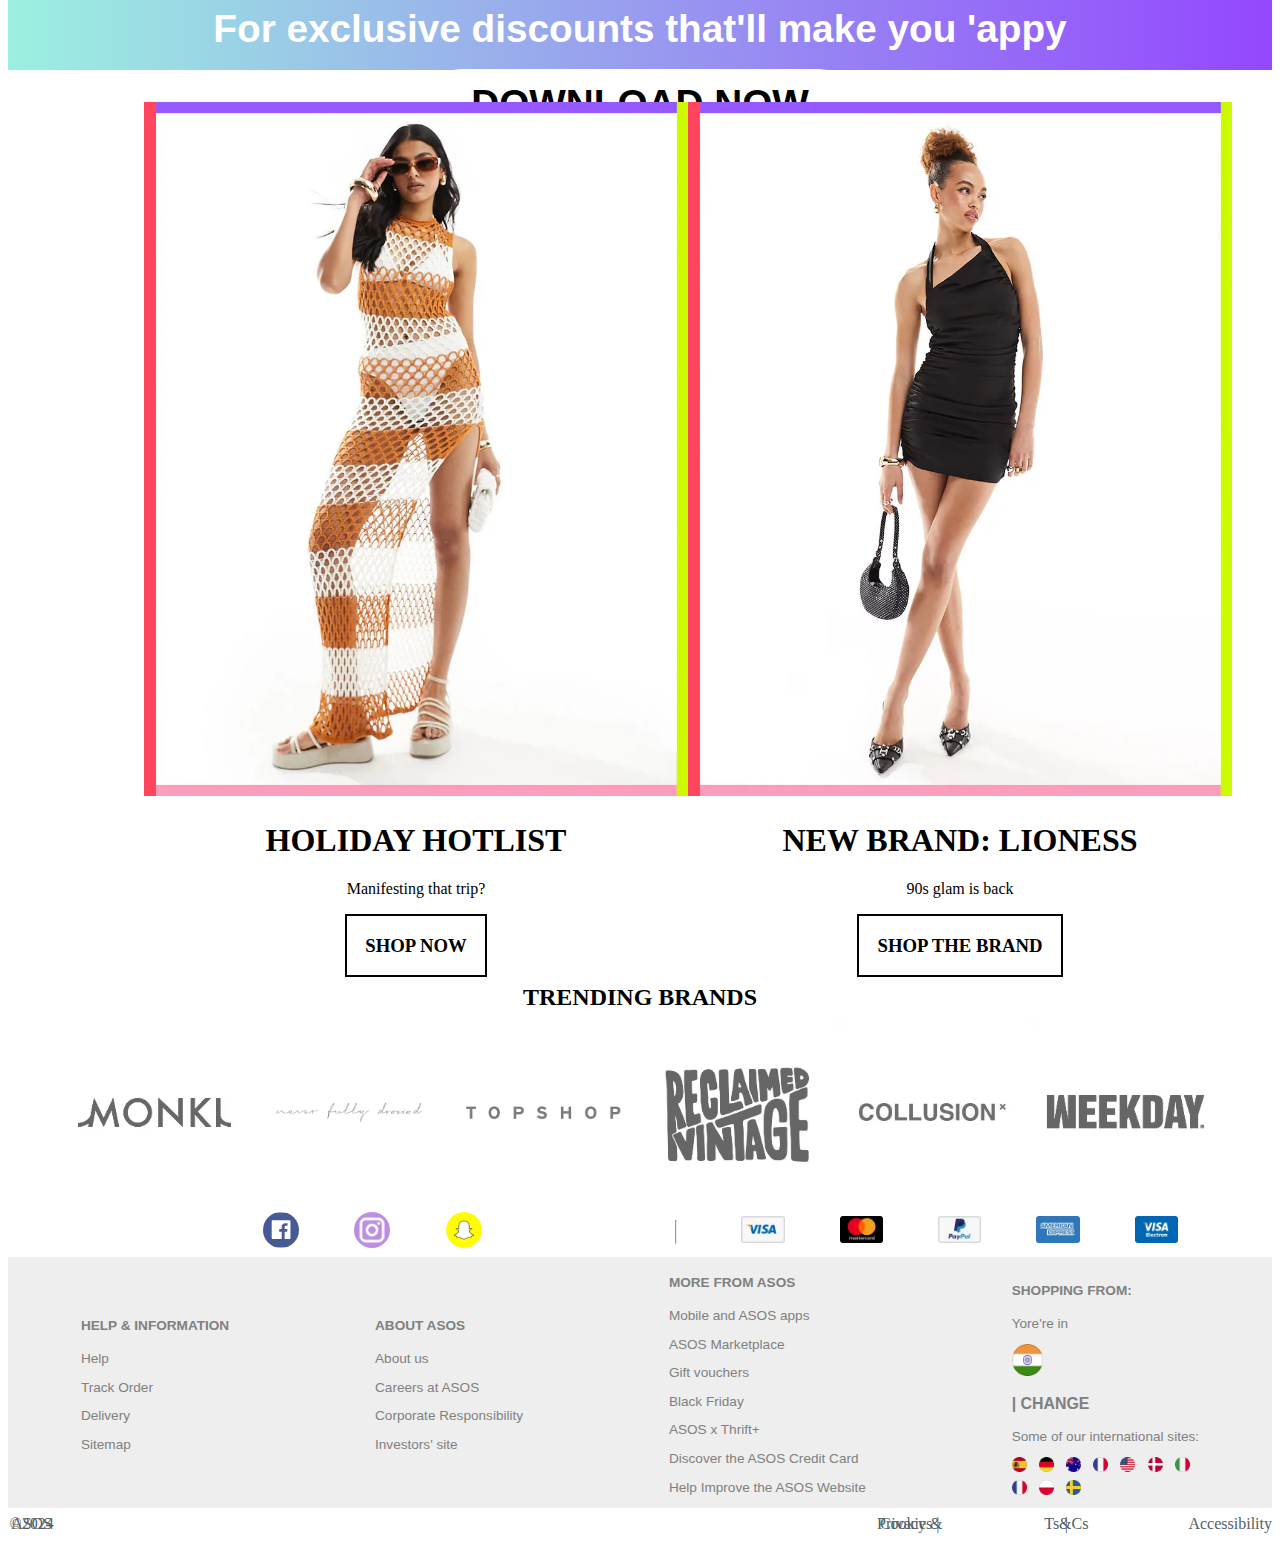
<file: ASOS.COM/WOMEN.html>
<!DOCTYPE html>
<html lang="en">
<head>
    <meta charset="UTF-8">
    <meta name="viewport" content="width=device-width, initial-scale=1.0">
    <title>Women's Clothes | Shop for Women's Fashion | ASOS</title>
    <link rel="icon" type="image/png" sizes="32x32" href="asos icon.png" />
    <link rel="stylesheet" href="WOMEN.css">
</head>
<body>
    <section id="top">
        <!-- To append with import export -->
      </section>
  
      <section id="navbar">
  <!-- To append with import export -->
      </section>
      <section id="category">  <!-- To append with import export --></section>

      <section id="elite-delivery"><!-- To append with import export --></section>

      <section id="thirtyoff"><!-- To append with import export --></section>

<section id="containerOne">
  <video controls>
    <source src="WOMEN Elements/containerOneVideo.mp4" type="video/mp4">
    Your browser does not support the video tag.
  </video>
</section>

<section id="containerTwo">
  <div>
    <img src="WOMEN Elements/containerTwoImage1.avif" alt="">
    <h3>OFF-DUTY STAPLES</h3>
    <p>Your weekend wardrobe</p>
  </div>

  
  <div>
    <img src="WOMEN Elements/containerTwoImage2.avif" alt="">
    <h3>TAILORED 'FITS</h3>
    <p>Every occasion, covered</p>
  </div>

  <div>
    <img src="WOMEN Elements/containerTwoImage3.avif" alt="">
    <h3>JORTS</h3>
    <p>The trending item</p>
  </div>

  <div>
    <img src="WOMEN Elements/containerTwoImage4.avif" alt="">
    <h3>TOMMY JEANS</h3>
    <p>Just-dropped heat</p>
  </div>
</section>

<section id="containerThree">
  <div>
    <h1>THE ASOS APP</h1>
    <h1>For exclusive discounts that'll make you 'appy</h1>
    <h1>DOWNLOAD NOW</h1>
  </div>
</section>

<section id="containerFour">
  
    <div>
    <img src="WOMEN Elements/containerFourImage1.webp" alt="">
    <h1>HOLIDAY HOTLIST</h1>
    <p>Manifesting that trip?</p>
    <h3 class="shop">SHOP NOW</h3>
  </div>

    
    <div>
    <img src="WOMEN Elements/containerFourImage2.webp" alt="">
    <h1>NEW BRAND: LIONESS</h1>
    <p>90s glam is back</p>
    <h3 class="shop">SHOP THE BRAND</h3>
  </div>
</section>

<section id="trendingBrands">
  <h2>TRENDING BRANDS</h2>
  <div class="imageDiv">
<img id="brands" src="WOMEN Elements/monkl-hp-logos-256x256.webp" alt="">
<img id="brands" src="WOMEN Elements/never-fully-dressed-hp-logos-256x256.avif" alt="">
<img id="brands" src="WOMEN Elements/topshop-1x12x---test.avif" alt="">
<img id="brands" src="WOMEN Elements/reclaimed-vintage-hp-logos-256x256.avif" alt="">
<img id="brands" src="WOMEN Elements/collusion-hp-logos-256x256.webp" alt="">
<img id="brands" src="WOMEN Elements/weekday-hp-logos-256x256.webp" alt="">
  </div>
</section>

<section id="social-payment"> <!-- To append with import export --></section>
<section id="bottom">        <!-- To append with import export --></section>
<section id="footer">        <!-- To append with import export --></section>

</body>
<script type="module" src="WOMEN.js"></script>
</html>
</file>
<file: ASOS.COM/index.css>
@import url(Importable_CSS_files/top-navbar.css);
@import url(Importable_CSS_files/bottom.css);


#thirtyoff{
  margin-left: -7px;
  padding-left: 7vw;
  padding-right: 7vw;
  font-family: Arial, Helvetica, sans-serif;
  font-weight: bolder;
  background-color: #9cf0e0;
  width: auto;
  height: 7vh;
  display: flex;
  align-items: center;
  justify-content: space-between;

  
}
#thirtyoff>div:nth-child(1),#thirtyoff>div:nth-child(3){
  border: 2px solid black;
  padding: 5px;
  cursor: pointer;
  /* margin-right: 25px; */
}


.container{
  height: 65vh;
  background-image: url('index\ images/container.webp');
  background-repeat: no-repeat;
  background-size: 100%;
  margin: auto;
  width: 93vw;
  justify-content: center;
  align-items: center;
  padding-top: 32vh;
}

#container-middle{
  justify-content: center;
  align-items: center;
}
#mid-top{
  /* border: 2px solid black; */
  width: fit-content;
  margin: auto;
  /* border: 1px solid black; */
}
#mid-top>div:nth-child(1){
  font-family: Arial, Helvetica, sans-serif;
  font-weight: bolder;
  margin: auto;
  font-size: 4em;
  padding: .1em;
  width: fit-content;
  background-color: black;
  color: white;

}
#mid-top>div:nth-child(2){
  font-family: Arial, Helvetica, sans-serif;
  font-weight: bolder;
  margin: auto;
  font-size: 1em;
  padding: .1em;
  width: fit-content;
  background-color: black;
  color: white;
}
#mid-bottom{
  width: fit-content;
  margin: auto;
  margin-top: 2.5em;
  /* border: 2px solid black; */
}
#mid-bottom>button{
font-family: sans-serif;
font-size: 110%;
font-weight: bold;
border: none;
padding: .70em;
width: 10em;
cursor: pointer;
margin: .5em;
}

#container-bottom{
margin-top: 25vh;
  background-color: #2d2d2d;
  color: white;
  display: flex;
  line-height: 0;
justify-content: space-between;
  position: relative;
}
#container-bottom>div{
width: 50%;
text-align: center;
}
/* ___________________________ */



/* Media Query Section */
@media (max-width: 768px){
.container{
  background-image: url('index\ images/container at 768px.webp');
}
#container-bottom>div:nth-child(2){
  display: none;
}
#container-bottom>div:nth-child(1){
  width: 100%;
  line-height: 1
}
}
@media (max-width: 431px){
.container{
  padding-top: 13em;
}
#mid-top>div:nth-child(1){
  font-size: 3em;
}
#mid-bottom{
  display: grid ;
  grid-template-columns: 1;
}
#container-bottom>div:nth-child(1){
  width: 100%;
  line-height: 0.25;
}
#container-bottom{
  margin-top: 15.5vh;
}

#thirtyoff{
  margin-right: -10px;
  padding-left: 3vw;
  padding-right: 3vw;
font-size: 75%;
}
#bottom{
  margin-top: -125px;
}
}
</file>
<file: ASOS.COM/All-products.css>
@import url(Importable_CSS_files/top-navbar.css);
@import url(Importable_CSS_files/elite-thirtyOff\(not-for-index\).css);
@import url(Importable_CSS_files/category\(both\).css);
@import url(Importable_CSS_files/bottom.css);


#products-section{
  display: grid;
  grid-template-columns: repeat(4,1fr);
  margin: auto;
  margin-top: 2em;
  /* border: 2px solid black; */
  padding: 1.5em;
  gap: 1.5em;
}
.singleDivs{
  height: 500px;
  /* border: 2px solid black; */
}
.singleDivs:hover{
  cursor: pointer;
}
.imageDiv{
  height: 85%;
}
.imageDiv>img{
  height: 100%;
  width: 100%;
}
.titleDiv{
  width: 350px; 
  height: 5%;
  /* border: 2px solid black; */
}
.titleDiv>p{
  text-overflow: ellipsis;
  overflow: hidden;
  white-space: nowrap;
}
.priceDiv{
font-weight: bolder;
  height: 5%;
}
#viewed{
  margin: auto;
  text-align: center;
  margin-bottom: 2em;
}
#viewed>p{
  border-bottom: 2px solid blue;
  width: fit-content;
  margin: auto;
  padding: 1em;
}
</file>
<file: ASOS.COM/bag.css>
@import url(Importable_CSS_files/top-navbar.css);
@import url(Importable_CSS_files/elite-thirtyOff\(not-for-index\).css);
@import url(Importable_CSS_files/category\(both\).css);
@import url(Importable_CSS_files/bottom.css);
body {
  background-color: #eeeeee;
}
#container {
  display: flex;
  width: 70vw;
  margin: auto;
  gap: 2em;
  margin-top: 2em;
  margin-bottom: 2em;
}
#leftside {
  width: 60%;
}
#my-bag{
  display: flex;
  justify-content: space-between;
  background-color: white;
  padding-left: 2em;
  padding-right: 2em;
}
/* #appendSection{

} */
#emptyBag{
margin: auto;
margin-top: 20px;
}
.products {
  display: flex;
  gap: 2em;
  padding: 1em;
  background-color: white;
  /* border: 1px solid black; */
}
.image {
  width: 130px;
}
.image > img {
  width: 100%;
}
.details {
  display: block;
  width: 70%;
}
.price-cross-title {
  display: flex;
  justify-content: space-between;
}
.price-cross-title > div > p:nth-child(1) {
  font-size: 20px;
  font-weight: bolder;
}
.price-cross-title > h1 {
  font-size: 200%;
}
.cross{
  cursor: pointer;
}
.variant {
  display: flex;
  gap: 2em;
  /* border: 1px solid black; */
  line-height: 0.2;
}
.variant > select {
  height: 1.5em;
  margin: auto;
  margin-right: 0;
  margin-left: 0;
  border: none;
  border-left: 1px solid grey;
  padding-left: 0.75em;
}
#color {
  vertical-align: middle;
  margin: auto;
}
.save-for-later {
  display: flex;
  gap: 1em;
}
.save-for-later > div {
  width: 25px;
  height: 25px;
  background-image: url(MEN_images/heart-empty.png);
  background-repeat: no-repeat;
  background-position: center;
}
.save-for-later > div > img {
  width: 100%;
}
.save-for-later > div:hover {
  background-image: url(MEN_images/heart-filled.png);
  cursor: pointer;
}
.save-for-later > p {
  margin: auto;
  margin-left: 0;
}

#rightside {
  background-color: white;
  padding: 1em;
  text-align: center;
  height: 500px;
  width: 400px;
  border: 1px solid black;
}
#sub-total,
#delivery {
  display: flex;
  justify-content: space-between;
}
/* #rightside>h1{
} */
#rightside h3 {
  font-size: 22px;
}
#delivery > p {
  font-size: 17px;
  font-weight: bolder;
  color: grey;
  border: 3px solid grey;
  border-radius: 50%;
  padding-right: 5px;
  padding-left: 5px;
  margin: auto;
  margin-right: 0;
}
#rightside > select {
  border: none;
  border-bottom: 2px solid #eeeeee;
  padding: 1em;
  width: 90%;
  font-size: 20px;
  text-align: center;
  margin: auto;
}
#checkout{
    background-color:#018849 ;
    width: 90%;
    padding: 1em;
    color: white;
    font-weight: bolder;
    font-size: 1.2em;
}
#checkout>p{
    margin: auto;
    vertical-align: middle;
}
#checkout:hover{
    cursor: pointer;
}
#we-accept{
    text-align: left;
}
#we-accept>div{
display: grid;
grid-template-columns: repeat(5,1fr);
}
#we-accept>div>img{
    width: 35px;

}
</file>
<file: ASOS.COM/join.css>
body{
    text-align: center;
    padding-top: 7vh;
    background-color: 
    #eeeeee;
}

#logo>img{
width: 6vw;
margin-bottom: 3vh;
}
#container{
    margin: auto;
    background-color: white;
    /* border: 1px solid black; */
    width: 575px;
    padding: 2em;
}

#join-signin{
    display: flex;
    font-family: Verdana, Arial, sans-serif;
}
#join-signin>div{
    margin: auto;
    border-bottom: 1px solid #dbdbdb;
    width: 50%;
    height: 2em;

}
#join-signin>:nth-child(1){
    border-bottom:1px solid blue;
}
#join-signin>div:nth-child(3)>a{
    text-decoration: none;
    color: grey;
}
#three-icons{
    display: flex;
    margin: auto;
    margin: auto;
    /* border: 1px solid black; */
}
#three-icons>div{
    display: flex;
    margin: auto;
    border: 2px solid #dbdbdb;
    color: grey;
    font-size: 75%;
    gap: 1em;
    padding-left: 1em;
    padding-right: 1em;
    padding-top: .50em;
    width: 12em;
    justify-content: center;
}
#three-icons>div>img{
    /* margin: auto; */
    width: 20px;
    height: 20px;
    margin-top: 5px;
}#sign-up-with>h3{
    padding: 2em;
}
#sign-up-with>p{
    font-family:futura-pt, Tahoma, Geneva, Verdana, Arial, sans-serif;
    font-size: 75%;
    padding: 1em;
    color: #888888;
}

#signup-with-email>form{
    text-align: left;
    padding-left: 5em;
    padding-right: 3em;
    line-height: 0.75;
}

#signup-with-email>form>h3{
    text-align: center;
    padding-top: 2em;
    padding-bottom: 1em;
}
#signup-with-email>form>h4{
    color: #767676;
}
#signup-with-email>form>input{
    padding: 1.25em;
    width: 100%;
}
#signup-with-email>form>p{
    color: #767676;
}
#dob{
    text-align: center;
    text-align: center;

}
#dob>select{
    padding: 1em;
    margin-left: 1.5em;
}
#dob>select:nth-child(2){
    width: 10em;
}
#checkboxes{
    display: flex;
}
#checkboxes>div:nth-child(1){
    margin-right: 4em;
}
#checkboxes>div>input{
    width: 1.80em;
    height: 1.80em;
    background-color: white;
    border-radius: 50%;
    vertical-align: middle;
    border: 7.6px solid #ffffff;
    appearance: none;
    -webkit-appearance: none;
    outline: 1px solid #767676;
    cursor: pointer;

}
#checkboxes>div>input:checked{
    background-color: black;
}
#checkboxes>div>label{
    font-size: 1.1em;
}

#consent-div>div{
    display: flex;
    justify-content: space-between;
    margin-bottom: 1em;
}
#consent-div>div>button{
    height: 2.5em;
    border: none;
    background-color: #eeeeee;
}
#consent{
    height: 2em;
    width: 2em;
    cursor: pointer;
    margin-left: 18em;
}

#TandC{
    display: flex;
    color: grey;

}
#TandC>div{
    margin: auto;
}
#TandC>div>a{
    color: gray;
}

#join-button{
    margin-top: 2em;
    width: 70%;
    height: 3.5em;
    border: none;
    background-color: #2d2d2d;
    color: white;
    font-weight: bolder;
    font-size: 1.10em;
    /* vertical-align: middle; */
    
}
#join-button:hover{
    background-color: #767676;
    cursor: pointer;
}
</file>
<file: ASOS.COM/MEN.css>
@import url(Importable_CSS_files/top-navbar.css);
@import url(Importable_CSS_files/elite-thirtyOff\(not-for-index\).css);
@import url(Importable_CSS_files/category\(both\).css);
@import url(Importable_CSS_files/bottom.css);

#leftnav>div:nth-child(3){
    background-color: #525050;
}
#leftnav>div:nth-child(3):hover{
    background-color: #525050;
}
/* #category {
  margin-left: -10px;
  background-color: #525050;
  color: white;
}
#category-inside {
  margin-left: 3em;
  display: flex;
  width: 60%;
  justify-content: space-evenly;
}
#category-inside > div {
  padding: 1em;
}
#category-inside > div:hover {
  background-color: #eeeeee;
  color: black;

} */


#containerOne{
  /* width: 100vw; */
  /* margin: 8em; */
  margin-top: 1em;
  margin-left: 0;
  left: 0;
  position: static;
  background-image: url(MEN_images/containerOne.png);
  background-repeat: no-repeat;
  background-size:contain;
  /* background-position: center; */
  /* background-color: #26e066; */
  height: 42.5vw;
  cursor: pointer;
}


#containerTwo{
  margin: auto;
  margin-top: 2em;
  display: flex;
  text-align: center;
  justify-content: space-evenly;
}
#containerTwo>div{
  width: 20%;
  font-family: futura-pt, FuturaStd, Helvetica, Arial, sans-serif;
}
#containerTwo>div:hover{
  cursor: pointer;
}
#containerTwo>div>img{
width: 100%;
}



#containerThree{
  margin-top: 2vw;
  text-align: center;
  background-image: linear-gradient(to right,#9cf0e0,#9447fe);
  font-family: Arial, Helvetica, sans-serif;
  font-weight: bolder;
  font-size: 1.1em;
}

#containerThree>div{
  height: 12vw;

  font-size: 1.1em;
  line-height: 0.75;
  padding-top: 1em;
 
}
#containerThree>div>h1:nth-child(1){
  color: white;
  border: 2px solid white;
  width: fit-content;
  margin: auto;
  padding: .5em;
  border-radius: 10em;
}
#containerThree>div>h1:nth-child(2){
  color: white;
}
#containerThree>div>h1:nth-child(3){
  margin: auto;
  padding: .5em;
  border-radius: 10em;
  width: fit-content;
  background-color: white;
  width: 10em;
}

#containerFour{
  text-align: center;
  display: flex;
  justify-content: space-around;
  width: 77.5vw;
  margin: auto;
  margin-top: 2em;
}
#containerFour>div{
  margin: auto;
}
#containerFour>div:hover{
  cursor: pointer;
}
#containerFour>div>img{
  width: 34em;
}
.shop{
  border: 2px solid black;
  width: fit-content;
  margin: auto;
  padding: 1em;
}
.shop:hover{
  background-color: black;
  color: white;
}
#trendingBrands{
  width: auto;
  text-align: center;
  line-height: 0;
}
#trendingBrands img{
width: 15%;
opacity: 0.6;
}

#brands:hover{
  opacity: 1;
}
</file>
<file: ASOS.COM/Sign-in.css>
body{
    text-align: center;
    padding-top: 7vh;
    background-color: 
    #eeeeee;
}

#logo>img{
width: 6vw;
margin-bottom: 3vh;
}
#container{
    margin: auto;
    background-color: white;
    /* border: 1px solid black; */
    width: 575px;
    padding: 2em;
}

#join-signin{
    display: flex;
    font-family: Verdana, Arial, sans-serif;
}
#join-signin>div{
    margin: auto;
    border-bottom: 1px solid #dbdbdb;
    width: 50%;
    height: 2em;

}

#join-signin>div:nth-child(1)>a{
    text-decoration: none;
    color: grey;
}
#join-signin>:nth-child(3){
    border-bottom:1px solid blue;
}

#credentials{
}
#credentials>form>h4{
    color: #767676;
}
#credentials>form>input{
    width: 60%;
    height: 3em;
}

#signin-button{
    margin-top: 2em;
    background-color: #2d2d2d;
    color: white;
    font-weight: bolder;
    font-size: 1.10em;
}

#three-icons{
    display: flex;
    margin: auto;
    margin: auto;
    margin-bottom: 2em;
    /* border: 1px solid black; */
}
#three-icons>div{
    display: flex;
    margin: auto;
    border: 2px solid #dbdbdb;
    color: grey;
    font-size: 75%;
    gap: 1em;
    padding-left: 1em;
    padding-right: 1em;
    padding-top: .50em;
    width: 12em;
    justify-content: center;
}
#three-icons>div>img{
    /* margin: auto; */
    width: 20px;
    height: 20px;
    margin-top: 5px;
}#sign-up-with>h3{
    padding: 2em;
}
#signin-with>a{
text-decoration: none;
color: #767676;
}
#signin-with>a:hover{
    text-decoration: underline;

}

#TandC{
    display: flex;
    color: grey;

}
#TandC>div{
    margin: auto;
}
#TandC>div>a{
    color: gray;
}
</file>
<file: ASOS.COM/single-product.css>
@import url(Importable_CSS_files/top-navbar.css);
@import url(Importable_CSS_files/elite-thirtyOff\(not-for-index\).css);
@import url(Importable_CSS_files/category\(both\).css);
@import url(Importable_CSS_files/bottom.css);

#main-product{
    margin: auto;
    margin-top: 2em;
    margin-bottom: 2em;
    width: 60vw;
    display: flex;
    gap: 1em;
}
#main-product>div{
    padding: 1em;
}
#full-image{
    width: 55%;
    text-align: center;
    align-items: center;
}
#full-image>img{
    /* height: 90%; */
}
#full-details{
    width: 40%;
}
#full-details>p:nth-child(2){
    font-weight: bolder;
}

#size-selector-div{
    padding-left: 1em;
}
#size-selector{
    margin: auto;
    width: 90%;
    height: 3em;
    padding-left: .5em;
}

#addToBag-save{
    width: 90%;
    margin: auto;
    margin-top: 2em;
    display: flex;
    height: 7vh;
    gap: 1em;
}
#addToBag{
    background-color:#018849 ;
    width: 75%;
    display: flex;
    justify-content: center;
    align-items: center;
    color: white;
    font-weight: bolder;
    font-size: 1.2em;
}
#addToBag:hover{
    cursor: pointer;
}
#save{
    /* background-color: red; */
    height: 100%;
    width: 5em;
    width: 25%;
    background-image: url(MEN_images/heart-empty.png);
    background-repeat: no-repeat;
    background-position: center;
}
#save:hover{
    cursor: pointer;
    background-image: url(MEN_images/heart-filled.png);
}
#delivery{
    height: 10em;
    margin: auto;
    margin-top: 1em;
    /* background-color: rebeccapurple; */
    background-image: url(MEN_images/delivery.png);
    background-repeat: no-repeat;
    background-position: center;
}
#delivery:hover{
    cursor: pointer;
}
.details{
display: flex;
justify-content: space-between;
border-top: 1px solid rgb(202, 202, 202);
font-weight: bolder;
line-height: 0;
}
.details>h1{
    font-size: 200%;
}

#also-like{
    display: grid;
    grid-template-columns: repeat(4,1fr);
}
#also-like>div{
    border: 1px solid black;
}
</file>
<file: ASOS.COM/WOMEN.css>
@import url(Importable_CSS_files/top-navbar.css);
@import url(Importable_CSS_files/elite-thirtyOff\(not-for-index\).css);
@import url(Importable_CSS_files/category\(both\).css);
@import url(Importable_CSS_files/bottom.css);

#leftnav>div:nth-child(2){
  background-color: #525050;
}
#leftnav>div:nth-child(2):hover{
  background-color: #525050;
}
#category-inside {
  width: 75%;
}
  #containerOne{
    text-align: center;
    margin-top: 2em;
    cursor: pointer;
  }
  #containerTwo{
    margin: auto;
    margin-top: 3em;
    display: flex;
    text-align: center;
    justify-content: space-evenly;
  }
  #containerTwo>div{
    width: 20%;
    font-family: futura-pt, FuturaStd, Helvetica, Arial, sans-serif;
  }
  #containerTwo>div:hover{
    cursor: pointer;
  }
  #containerTwo>div>img{
  /* height: 50%; */
  width: 100%;
  }

  #containerThree{
    margin-top: 2vw;
    text-align: center;
    background-image: linear-gradient(to right,#9cf0e0,#9447fe);
    font-family: Arial, Helvetica, sans-serif;
    font-weight: bolder;
    font-size: 1.1em;
  }
  
  #containerThree>div{
    height: 12vw;
  
    font-size: 1.1em;
    line-height: 0.75;
    padding-top: 1em;
   
  }
  #containerThree>div>h1:nth-child(1){
    color: white;
    border: 2px solid white;
    width: fit-content;
    margin: auto;
    padding: .5em;
    border-radius: 10em;
  }
  #containerThree>div>h1:nth-child(2){
    color: white;
  }
  #containerThree>div>h1:nth-child(3){
    margin: auto;
    padding: .5em;
    border-radius: 10em;
    width: fit-content;
    background-color: white;
    width: 10em;
  }

  #containerFour{
    text-align: center;
    display: flex;
    justify-content: space-around;
    width: 77.5vw;
    margin: auto;
    margin-top: 2em;
  }

  #containerFour>div{
    margin: auto;
  }
  #containerFour>div:hover{
    cursor: pointer;
  }
  #containerFour>div>img{
    width: 34em;
  }
  .shop{
    border: 2px solid black;
    width: fit-content;
    margin: auto;
    padding: 1em;
  }
  .shop:hover{
    background-color: black;
    color: white;
  }
  #trendingBrands{
    width: auto;
    text-align: center;
    line-height: 0;
  }
  #trendingBrands img{
  width: 15%;
  opacity: 0.6;
  }
  
  #brands:hover{
    opacity: 1;
  }
</file>
